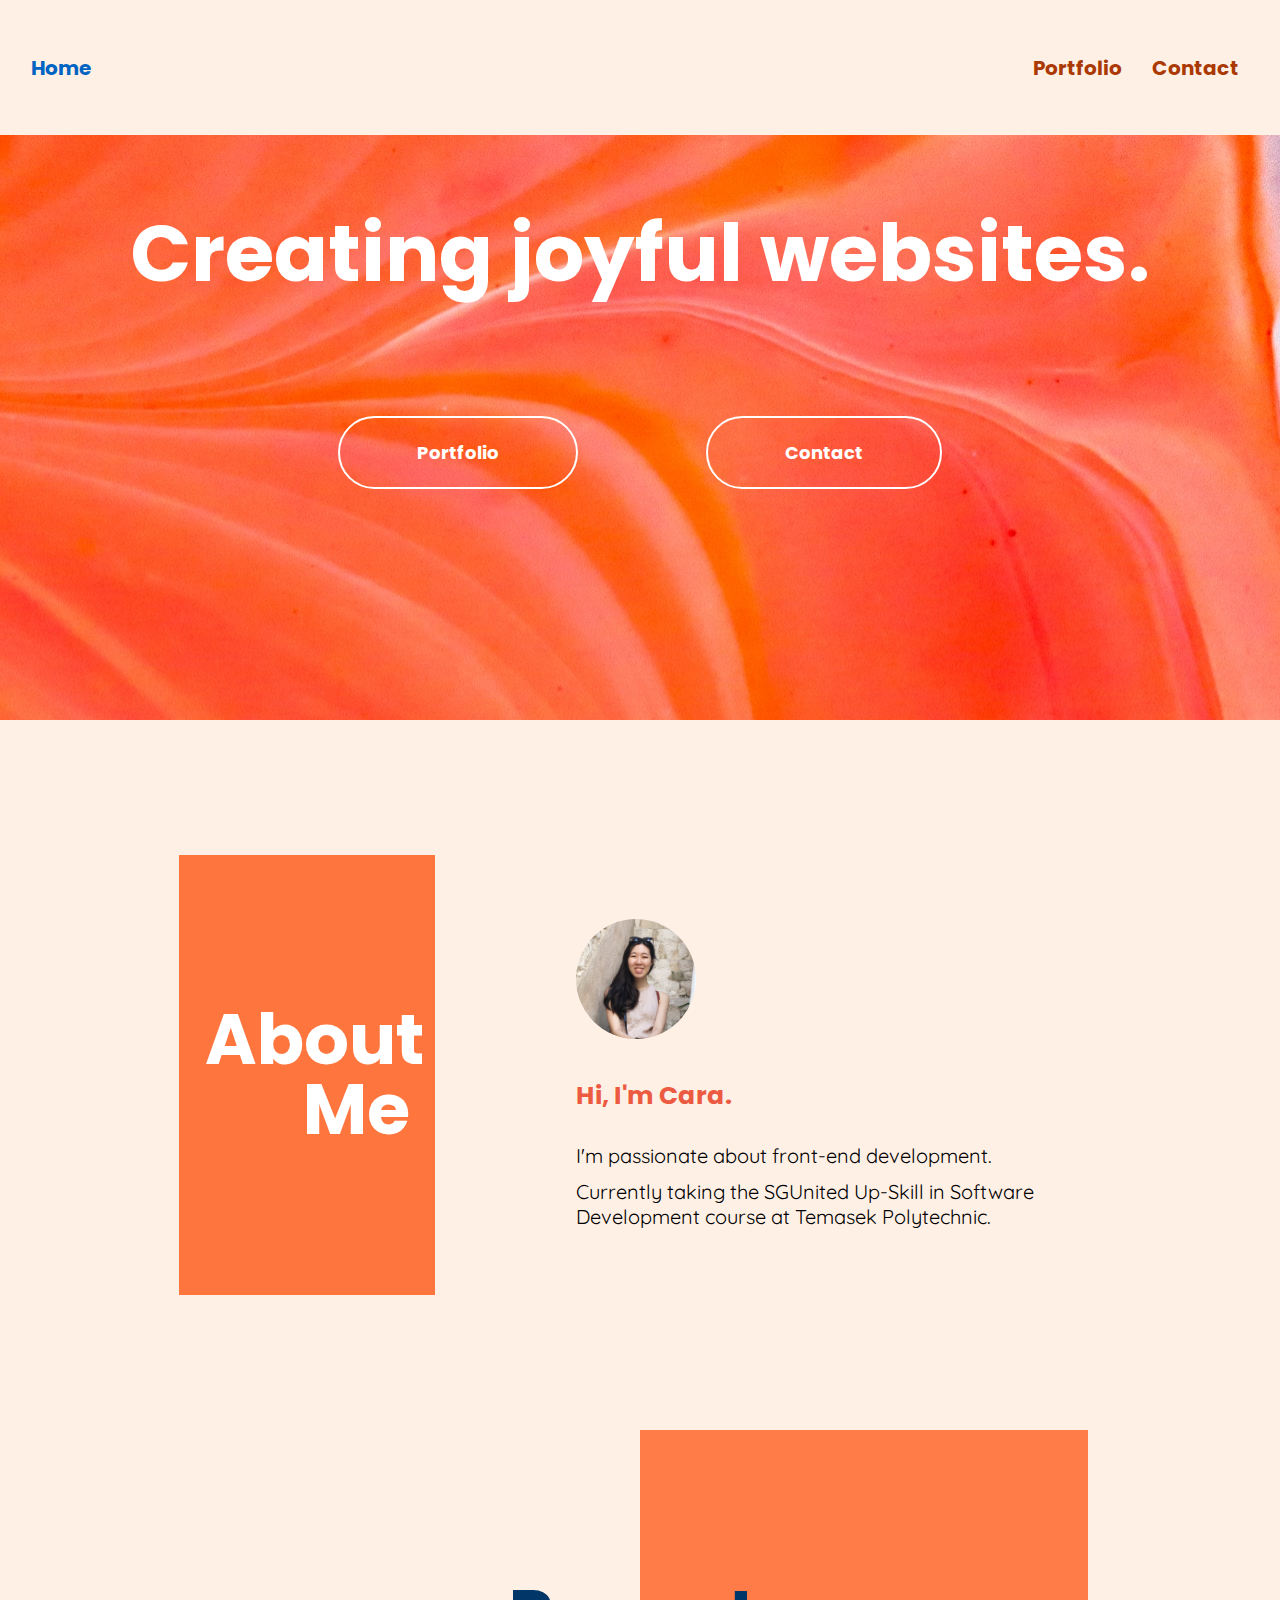
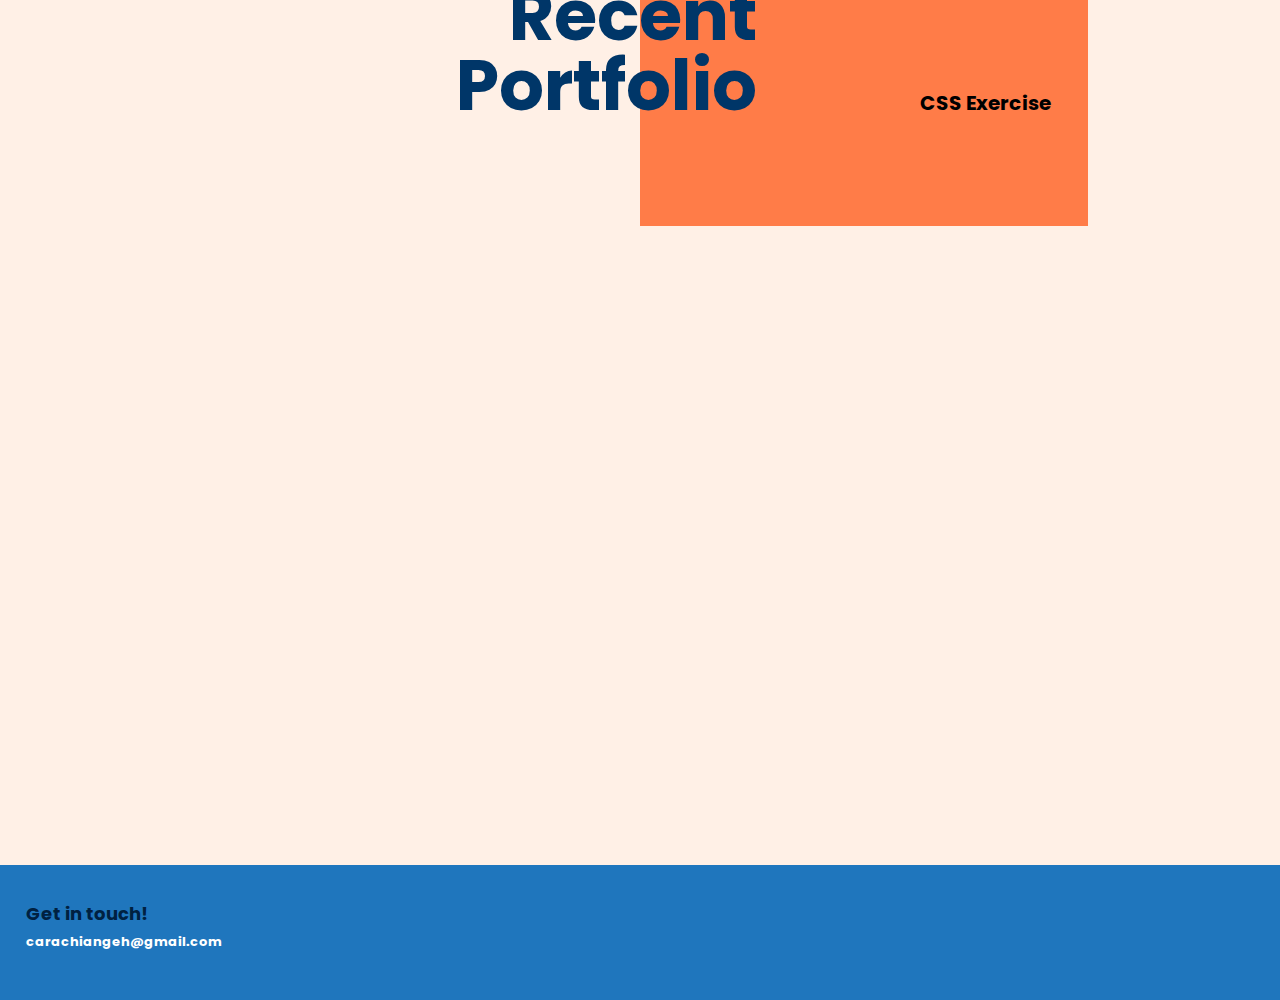
<file: index.html>
<!DOCTYPE html>
<html lang="en">
  <head>
    <meta charset="utf-8" />
    <meta http-equiv="X-UA-Compatible" content="IE=edge" />
    <meta name="viewport" content="width=device-width, initial-scale=1" />
    <title>Hello!</title>

    <!-- import the webpage's stylesheet -->
    <link rel="stylesheet" href="assets/css/style.css">
    <link href="https://fonts.googleapis.com/css2?family=Poppins:wght@400;700&family=Quicksand:wght@300&display=swap" rel="stylesheet">
    <link rel="stylesheet" href="https://cdnjs.cloudflare.com/ajax/libs/animate.css/4.1.1/animate.min.css"/>

    <!-- import the webpage's javascript file -->
    <script>

var prevScrollpos = window.pageYOffset;
window.onscroll = function() {
  var currentScrollPos = window.pageYOffset;
  if (prevScrollpos > currentScrollPos) {
    document.getElementById("header").className="appear";
  } else {
    document.getElementById("header").className="disappear";
  }
  prevScrollpos = currentScrollPos;
}
</script>
  </head>
  

  <body> 
    <div class="wrapper">
      <section class="banner">
       <div id="header">
       <header>
        <a class="home" href="index.html">Home</a>
        <nav>
            <a href="pages/portfolio.html">Portfolio</a>
            <a href="pages/contact.html">Contact</a>
          </ul>   
          </nav> 
        </header>
      </div> 

        <div class="heading">
          <h1>Creating joyful websites.</h1>
        </div>
        <div class="button">
          <a href="pages/portfolio.html">Portfolio</a>
          <a href="pages/contact.html"> Contact</a>
        </div>
      </section>
     
      <div class="break">
      </div>

      <div id ="introduction" class="introduction">
          <div class="about-heading">
            <h2>About<br>Me</h2>
          </div> 
            <div class="about-me">
              <a href="https://github.com/cehcara"><img src="assets/imgs/cara-profile.jpg"/></a>
              <h4>Hi, I'm Cara.</h4>
              <p>I'm passionate about front-end development.</p>
              <br>
              <p>Currently taking the SGUnited Up-Skill in Software Development course at Temasek Polytechnic.</p>
             <!-- <p class="portfolio">Check out my portfolio <a href="portfolio.html">here</a>.</p>-->
            </div>
      </div>   
    
     <div class="break">
     </div>
     
     <div id="portfolio" class="portfolio">
       <div class="portfolio-heading">
        <h2>Recent Portfolio</h2>
       </div> 
       <div class="portfolio-link">
        <a href="pages/cssexercise.html" target="_blank"> CSS Exercise</a>
       </div>
      </div>

    <div class="break">
    </div>

    <div class="footer">
        <h6>
          Get in touch!
        </h6>
        <a href="mailto:m.bluth@example.com">carachiangeh@gmail.com</a>
    </div>
   </div> 

  </body>
</html>
</file>
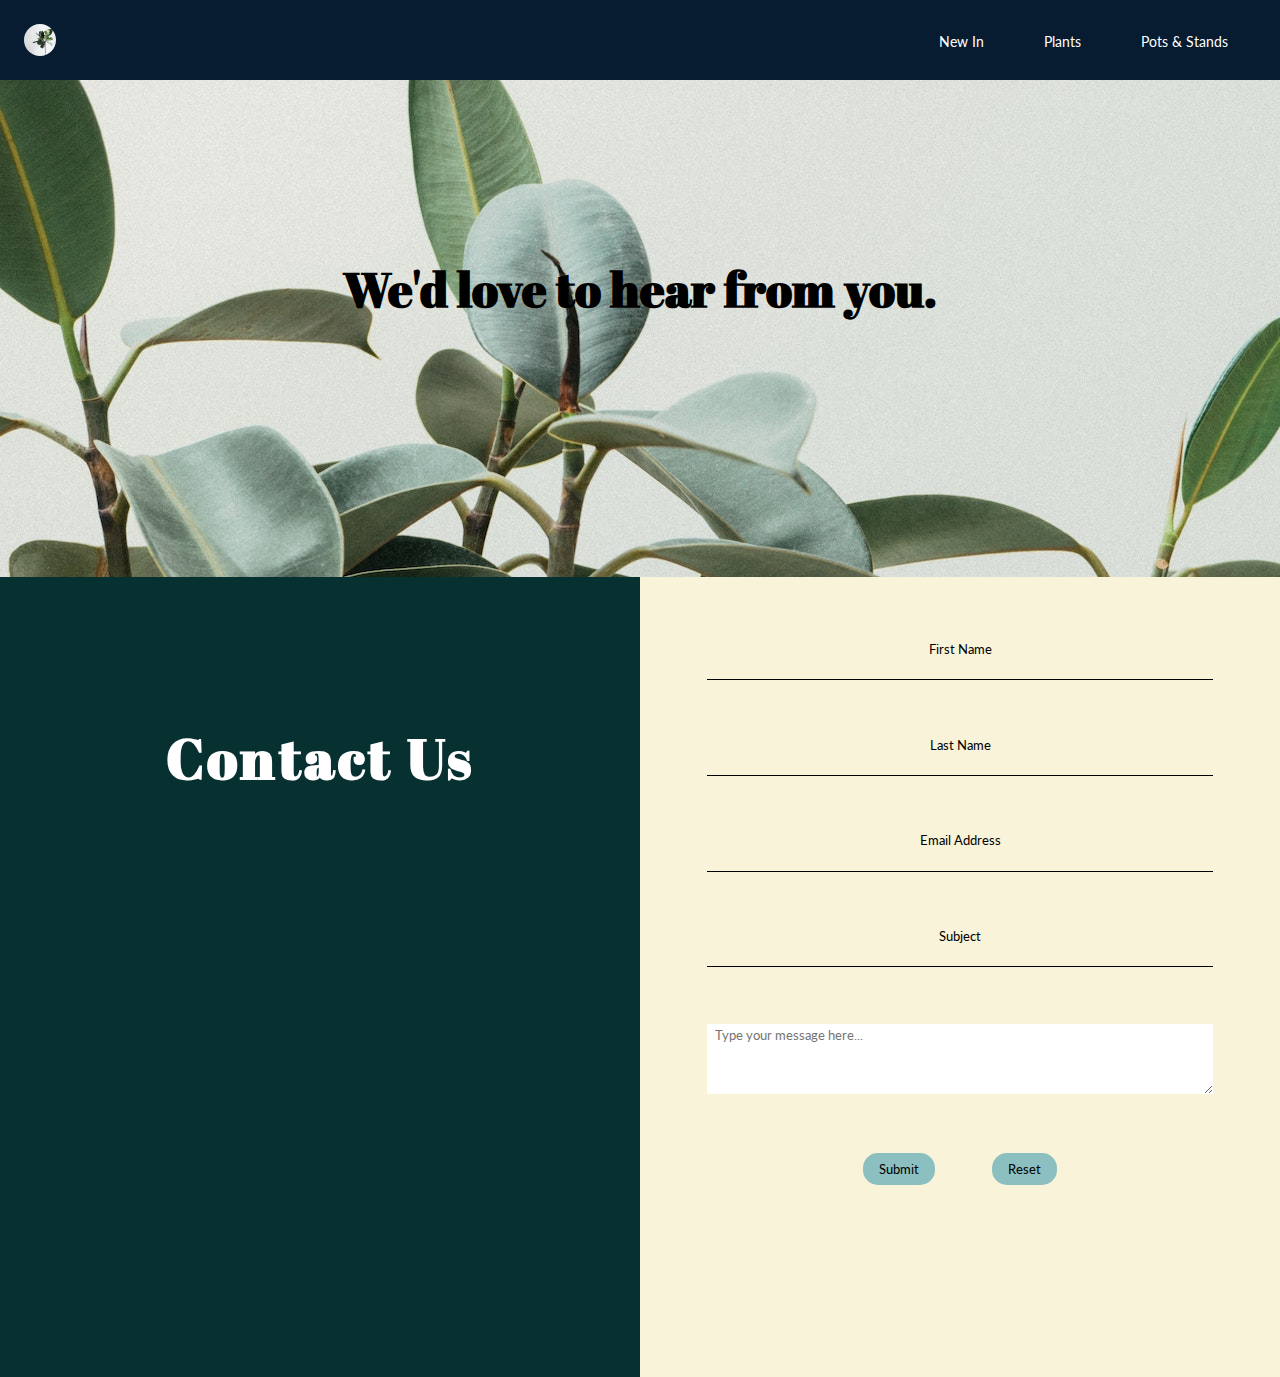
<file: pages/cssexercise.html>
<!DOCTYPE html>
<html>
    <head>
        <meta charset="utf-8" />
        <meta http-equiv="X-UA-Compatible" content="IE=edge" />
        <meta name="viewport" content="width=device-width, initial-scale=1" />
        <link href="../assets/css/style2.css" rel="stylesheet">
        <link rel="preconnect" href="https://fonts.gstatic.com">
        <link href="https://fonts.googleapis.com/css2?family=Abril+Fatface&family=Lato:wght@300;400;700&display=swap" rel="stylesheet">
    </head>
    <body>
       
        <header>
            <a href="../index.html"><img src="../assets/imgs/lauren-mancke-DpphPG9ENsI-unsplash.jpg" class="logo"></a>
            <nav>
                <a href="">New In</a>
                <a href="">Plants</a>
                <a href="">Pots & Stands</a>
            </nav>
        </header>

        <div class="main">
                <h1>We'd love to hear from you.</h1>
            <div class="contact">
                <div class="contact-heading">
                    <h3>Contact Us</h3> 
                </div>
                <form method="" action="" class="form">
                            <label for="first-name">First Name</label>
                            <input type="text" name="first-name" id="first-name">
                            <label for="last-name">Last Name</label>
                            <input type="text" name="last-name" id="last-name">
                            <label for="email">Email Address</label>
                            <input type="email" name="email" id="email">
                            <label for="subject">Subject</label>
                            <input type="text" name="subject" id="emailsubject">
                            <textarea id="message" name="message" rows="4" placeholder="Type your message here..."></textarea>
                            <div class='button'>
                                <button>Submit</button>
                                <button>Reset</button>
                            </div>
                </form>
                </div>  

            </div>
    </body>
</html>
</file>
<file: assets/css/style.css>
* {
  margin: 0;
  padding: 0;
  box-sizing: border-box;
}

html {
  font-size: 10px;
}

body {
  min-height: 100vh;
  background-color: rgb(255, 240, 230);
}

h1, h2, h3, h4, h5, h6, a {
  font-family: "Poppins";
  line-height: 1;

}

p {
  font-family: "Quicksand";
  font-size: 2rem;
}

a {
  font-size: 1.6rem;
  font-weight: 700;
}

h1 {
  font-size: 8rem;
  line-height: 1.2;
}

h2 {
  font-size: 7rem;
}

h3 {
  font-size: 4rem;
}

h4 {
  font-size: 2.5rem;
}

h6 {
  font-size: 1.8rem;
}

.wrapper {
  display: flex;
  flex-direction: column;
  justify-content: space-around;
}

nav > a {
  font-size: 2rem;
}

#header {
  display: block;
  position: fixed;
  width: 100vw;
  z-index: 30;
}

header {
  display: flex;
  flex-direction: row;
  justify-content: space-between;
  background-color: rgb(255, 240, 230);
  align-items: center;
  height: 15vh;
  padding: 2%;
}

.appear {
  visibility: visible;
}

.disappear {
  visibility: hidden;
}

nav {
  display: flex;
  flex-direction: row;
  justify-content: space-evenly;
}

header > a {
  color: rgb(0, 100, 194);
  font-size: 2rem;
  text-decoration: none;
  margin: 0.5rem;
}

nav a {
  color: rgb(170, 57, 4);
  text-decoration: none;
  padding: 0.1rem 0.5rem;
  margin: 0.5rem 1rem;
}

nav, header a:hover {
  color: rgb(253, 101, 0);
  font-size: 2.2rem;
  z-index: 5;
}

.banner {
  background-image: url("../imgs/solen-feyissa-XS4aAmpJbfc-unsplash.jpg");
}

.heading {
  display: flex;
  flex-direction: column;
  align-items: center;
  justify-content: center;
  text-align: center;
  padding-top: 15%;
  padding-bottom: 5%;


}

.heading h1 {
  color: rgb(255, 255, 255);
  padding: 1% 2%;
}



.button {
  margin: 1% 0;
  display: flex;
  flex-flow: row wrap;
  justify-content: center;
  padding-bottom: 15%;

}

.button a {
  padding: 2% 6%;
  margin: 2% 5%;
  min-width: 15rem;
  text-align: center;
  border: 0px;
  border-radius: 50px;
  font-family: "Poppins";
  background-color: rgba(53, 192, 216, 0);
  border: 2px solid white;
  color: #fff;
  font-size: 1.8rem;
  font-weight: 700;
  text-decoration: none;

}

.button a:hover {
  background-color: rgb(255, 255, 255);
  color: black;
  border: 0px;
}


.introduction {
  display: flex;
  flex-flow: row wrap;
  width: 100vw;
  align-items: flex-start;
  align-self: flex-end;
  justify-content: flex-end;
}

.about-heading {
  width: 20%;
  padding: 11.75% 2%;
  margin: 0 1%;
  text-align: right;
  background-color: rgb(255, 117, 62);
  z-index: 2;

}
.about-heading h2 {
  color: #ffffff;
}


.about-me {
  width: 60%;
  padding: 5% 10%;
  padding-bottom: 5%;
  color: rgb(0, 0, 0);
  text-align: left;
  margin-right: 5%;
}


.about-me img {
  height: 12rem;
  border-radius: 100%;
  align-self: center;
  margin-bottom: 1%;
}

.about-me h4 {
  color: rgb(235, 90, 65);
  margin-top: 7%;
  margin-bottom: 7%;
}

.about-me a {
  color: rgb(255, 217, 0);
}

.break {
  height: 15vh;
}


.portfolio {
  position: relative;
  height: 100vh;
  width: 100vw;
  max-width: 100vw;
  justify-content: flex-end;
}

.portfolio-heading {
  position: absolute;
  width: 40%;
  max-width: 40vw;
  margin-left: 10%;
  margin-top: 5%;
}

.portfolio-heading h2 {
  position: absolute;
  padding: 2% 4%;
  z-index: 10;
  margin-top: 15%;
  margin-left: 60%;
  max-width: 100vw;
  color: rgb(0, 54, 104);
  text-align: right;
}

.portfolio-link {
  background-color: rgb(255, 124, 72);
  display: flex;
  flex-direction: column;
  position: absolute;
  width: 35%;
  min-width: 300px;
  padding-top: 25rem;
  padding-bottom: 10rem;
  padding-right: 2rem;
  margin-left: 50%;
  text-align: right;

}

.portfolio-link a {
  margin: 1% 2%;
  padding: 2%; 
  color: rgb(0, 0, 0);
  font-size: 2rem;
  text-decoration: none;
  text-align: right;
}

.portfolio-link a:hover {
  color: rgb(255, 255, 255);
}


.contact {
  display: flex;
  flex-direction: row wrap;
  align-items: space-around;
  margin-top: 15vh;
  padding: 0% 3%;
}

.contact-heading {
  width: 50%;
  padding: 2%;
  color: #fff;
  letter-spacing: 0.2rem;
  text-align: center;
  align-items: center;
}

.contact-heading h2 {
  padding: 10% 0;
  width: 100%;
  color: rgb(0, 54, 104);
  line-height: 1.5;

}

.form {
  width: 40%;
  font-family: "Poppins";
  align-items: center;
  justify-content: center;
  color: rgb(255, 255, 255);
  border-radius: 30px;
}

textarea {
  color: rgb(255, 255, 255);
  resize: vertical;
}

form {
  align-items: center;
  text-align: center;
  justify-content: flex-start;
  font-size: 1.5rem;
  padding: 0 3%;
  padding-top: 5%
}

input, textarea {
  width: 90%;
  border: 0px;
  padding: 0.2rem 0.5rem;
  font-family: "Poppins";
  margin: 0 5%;
  margin-bottom: 10%;
  min-width: 0%;

}

input {
  border-bottom: 2px white solid;
  min-width: auto;
}

form, input {
  background-color:rgb(245, 112, 35);
}

.button {
  display: flex;
  justify-content: center;
}

button {
  padding: 4% 10%;
  width: 30rem;
  font-family: "Poppins";
  font-weight: 700;
  font-size: 1.5rem;
  text-decoration: none;
  border: 3px white solid;
  border-radius: 40px;
  background-color: rgba(255, 255, 255, 0);
  color: #fff;
  margin: 0 5%;
  text-align: center;
}

button:hover {
  background-color: rgb(0, 54, 104);
  color: #fff;
  border: 0px;

}

.footer {
  display: flex;
  flex-direction: column;
  position: relative;
  padding: 2% 2%;
  background-color: rgb(31, 118, 189);
  color: rgb(0, 33, 65);
  justify-content: center;
  align-items: left;
  height: 15vh;

}

.footer a {
  font-size: 1.3rem;
  margin: 1% 0;
  color: #fff;
  text-decoration: none;
}


.footer a:hover {
  color: rgb(253, 214, 214);
}

/*--responsive design */

@media only screen and (min-device-width : 320px) and (max-device-width : 480px) {
 
  h1 {
    font-size: 6rem;
    line-height: 1.2;
  }
  
  h2 {
    font-size: 5rem;
  }
  
  h3 {
    font-size: 3rem;
  }
  
  h4 {
    font-size: 2rem;
  }
  
  h6 {
    font-size: 1.5rem;
  }

  
  header {
      flex-flow: column;
      justify-content: center;
      align-content: center;
      height: 20vh;
  }
  
  
    header > a {
      font-size: 2.5rem;
      margin: 0.5rem
    }
  

    nav {
      margin: 0% 5%;
      flex-flow: column;
    }
    
    nav > a {
      margin: 0 auto;
      text-align: center;
      font-size: 2.5rem;
      margin: 0.5rem;
    }

      .heading {
        margin-top: 10rem;
        margin-bottom: 10rem;
        padding-top: 8rem;
      }
    
    .heading > h4 {
      font-size: 10rem;
      width: 60%;
      margin: 0 auto;
    }
    
      h1.heading2 {
        margin-top: 100px;
        margin-bottom: 80px;
      }
    
      .introduction {
        flex-direction: column;
        justify-content: center;
        align-content: center;
      } 

      .about-heading {
        width: 60%;
      }
  
      .about-me {
        margin-right: 0%;
        width: 80%;
        text-align: center;
      }
    
      .portfolio { 
        height: 70vh;
        flex-direction: column;
      }

      .portfolio-heading h2 {
        margin-left: 0%;

      }


      .portfolio-link {
        padding-top: 20rem;
        padding-right: 2rem;
        width: 80%;
        margin-left: 0%;
      }
    
    .contact {
      flex-direction: column;
      align-items: center;
    }

    .form {
      height: 100vh;
      width: 80%;
    }


    textarea {
      max-height: 10rem;
      overflow: scroll;
    }
    
    .break {
      height: 10vh;
    }
  

    .footer {
      align-items: center;
    }
  
    .footer a {
      font-size: 2rem;
    }
    
  

@media only screen and (min-device-width : 481px) and (max-device-width : 960px) {



  .wrapper {
    display: flex;
    flex-direction: column;
    justify-content: center;
  }

  #header {
    flex-flow: row;
    justify-content: center;
    align-content: center;
}
.form {
  width: 70%;
}

  header > a {
    font-size: 2.5rem;
    margin: 0% 5%;
  }

  nav {
    margin: 0% 5%;
  }
  
  nav > a {
    margin: 0 auto;
    text-align: center;
    font-size: 2.5rem;
  }

    .heading {
      margin-top: 10rem;
      margin-bottom: 10rem;
    }
  
  .heading > h4 {
    font-size: 10rem;
    width: 60%;
    margin: 0 auto;
  }
  
    h1.heading {
      margin-top: 200px;
      margin-bottom: 80px;
    }
  
    .introduction {
      flex-direction: row;
      justify-content: center;
    } 

    .about-me {
      margin-right: 0%;
    }
  
    .portfolio-heading {
      position: absolute;
      width: 40%;
      max-width: 40vw;
      margin-left: 10%;
      margin-top: 5%;
      z-index: 100;
    }
    
    .portfolio-heading h2 {
      position: static;
      padding: 2% 4%;
      margin-left: 10%;
      max-width: 100vw;
    }
    
    .portfolio-link {
      width: 60%;
      min-width: 30vw;
      padding-top: 25rem;
      padding-bottom: 10rem;
      padding-right: 2rem;
      margin-left: 20%;
      text-align: right;

    
    }
    
    .portfolio-link a {
      margin: 1% 2%;
      padding: 2%; 
      color: rgb(0, 0, 0);
      font-size: 2rem;
      text-decoration: none;
      text-align: right;
    }
    
    .portfolio-link a:hover {
      color: rgb(255, 255, 255);
    }
    
  .contact {
    flex-direction: column;
    align-items: center;
  }

  textarea {
    max-height: 20rem;
    overflow: scroll;
  }

  button {
    padding: 2%;
    width: 20rem;
    margin: 0 1%;
    text-align: center;
  }

  .button {
    width: 60%;
  }

  .break {
    height: 10vh;
  }

  .footer {
    align-items: center;
  }

  .footer a {
    font-size: 2rem;
  }

}
</file>
<file: assets/css/style2.css>
* {
    padding: 0;
    margin: 0;
    box-sizing: border-box;
}

body {
    min-height: 100vh;
}

header {
    position: fixed;
    display: flex;
    width: 100%;
    flex-flow: row wrap;
    justify-content: space-between;
    align-items: center;
    height: 5rem;
    padding: 1.5rem;
    background-color: rgb(7, 27, 49);
}

img.logo {
    width: 2rem;
    border-radius: 100%;
}

nav a {
    font-family: "Lato", san-serif;
    color: #fff;
    font-size: 0.9rem;
    text-decoration: none;
    padding: 0.5rem;
    margin: 20px;
}

nav a:hover {
    color: rgb(57, 206, 181);

}


h1 {
    font-family: "Abril Fatface";
    font-size: 3rem;
    text-align: center;
    padding: 20%;
    background-image: url("../imgs/scott-webb-oRWRlTgBrPo-unsplash.jpg");
}

h3 {
    font-family: "Abril Fatface";
    font-size: 3.5rem;
}

.main {
    width: 100%;
    display: block;
    flex-flow: column wrap;
    background-color: rgb(7, 27, 49);

}

.main > h1{
    min-width: 10%;
}

.contact {
    display: flex;
    flex-direction: row;
    justify-content: center;
    align-items: center;

}

.contact-heading {
    height: 50rem;
    width: 50%;
    background-color: rgb(7, 48, 49);
    padding: 2%;
    color: #fff;
    letter-spacing: 0.2rem;
    text-align: center;
    align-items: center;
}

.contact-heading h3 {
    padding: 20% 0;
    width: 100%;
}

.form {
    width: 50%;
    height: 50rem;
    font-family: "Lato";
    background-color: rgb(248, 243, 217);
    align-items: center;
    justify-content: center;
}

form {
    align-items: center;
    text-align: center;
    justify-content: flex-start;
    font-size: 0.8rem;
    padding: 0 3%;
    padding-top: 5%
}

input, textarea {
    width: 90%;
    border: 0px;
    padding: 0.2rem 0.5rem;
    font-family: "Lato";
    margin: 0 5%;
    margin-bottom: 10%;
    min-width: 0%;
}

textarea {
    resize: vertical;
    max-height: 15rem;
}

input {
    border-bottom: 1px black solid;
    background-color: rgb(248, 243, 217);
    min-width: auto;
}


.button {
    display: flex;
    justify-content: center;
}

button {
    font-family: "Lato";
    text-decoration: none;
    border: 0px;
    border-radius: 15px;
    background-color: rgb(140, 191, 192);
    margin: 0 5%;
    padding: 0.5rem 1rem;
}

button:hover{
    background-color: rgb(7, 48, 49);
    color: #fff;
}

/* - responsive design - */

@media only screen and (min-device-width : 481px) and (max-device-width : 960px) {
    .contact {
        display: flex;
        flex-direction: column;
        justify-content: flex-end;
        align-items: center;
    }

    .contact-heading {
      display: none;
    }  
        

    .form {
        width: 100%;
        height: 70rem;
    }


    form {
        padding-top: 20%
    }
}

@media only screen and (max-device-width : 480px) {

    header {
        flex-flow: column;
        justify-content: stretch;
        align-items: center;
        height: 30%;
    }

    img.logo {
        width: 1.5rem;


    }

    nav {
        display: flex;
        flex-flow: column;
        padding: 0;
        text-align: center;
      }
      

    nav a {
        font-family: "Lato", san-serif;
        color: #fff;
        font-size: 0.8rem;
        text-decoration: none;
        padding: 0.5 rem;
        margin: 1%;
        width: 100%;
    }

    .main {
       padding-top: 40%;
    
    }

    .contact {
        display: flex;
        flex-direction: column;
        justify-content: center;
        align-items: center;
    }

    .contact-heading {
      display: none;
    }  
        

    .form {
        width: 100%;
    }

    form {
        padding-top: 20%
    }
}
</file>
